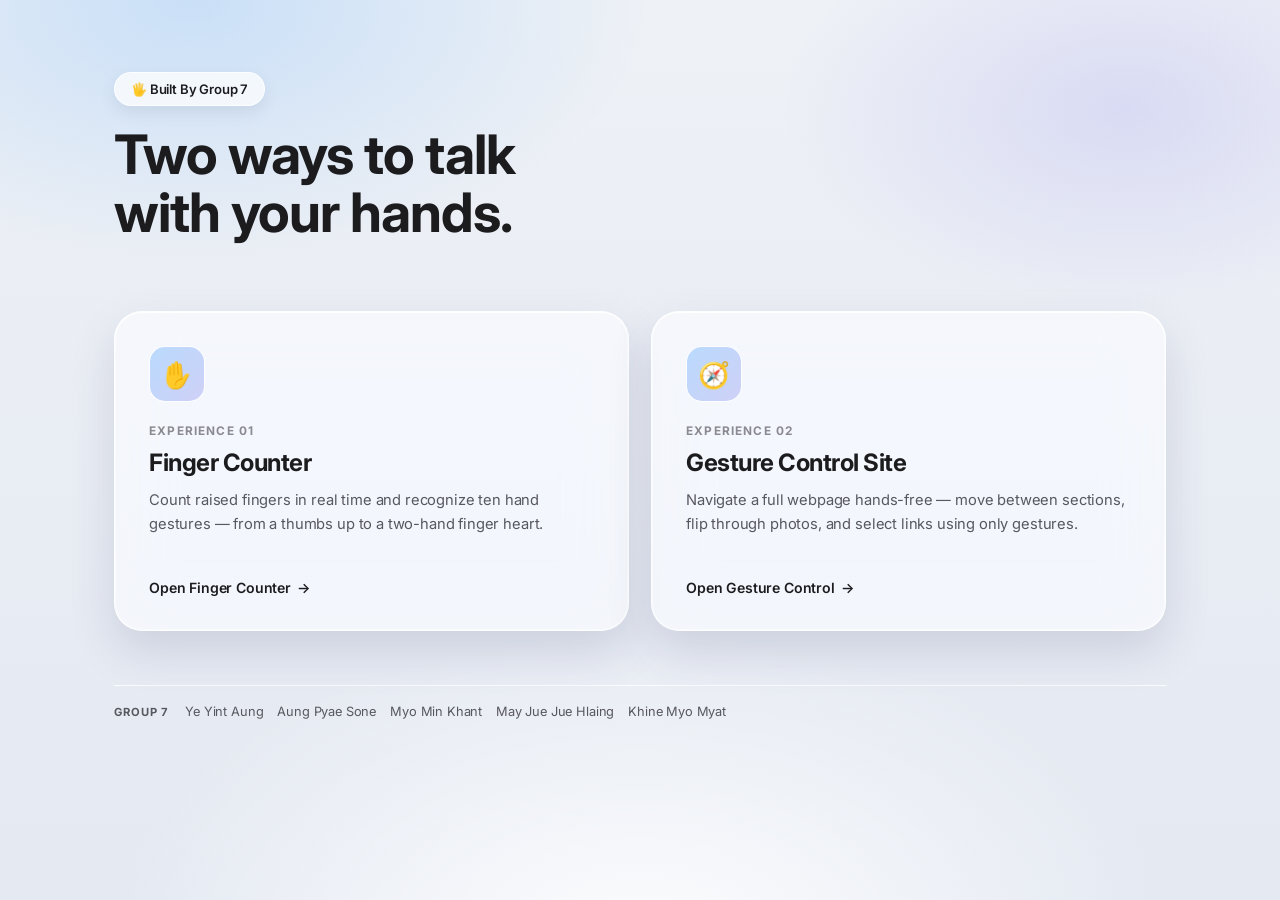
<file: g7finger/index.html>
<!DOCTYPE html>
<html lang="en">
<head>
<meta charset="UTF-8" />
<meta name="viewport" content="width=device-width, initial-scale=1.0" />
<title>Gesture Studio</title>
<link rel="preconnect" href="https://fonts.googleapis.com">
<link rel="preconnect" href="https://fonts.gstatic.com" crossorigin>
<link href="https://fonts.googleapis.com/css2?family=Inter:wght@400;500;590;700;800&display=swap" rel="stylesheet">
<link rel="stylesheet" href="shared.css" />
<link rel="stylesheet" href="hub.css" />
</head>
<body>
  <div class="glass-atmosphere"></div>

  <main class="hub-shell">
    <header class="hub-header">
      <span class="glass-pill">🖐️ Built By Group 7</span>
      <h1>Two ways to talk<br/>with your hands.</h1>
      <!-- <p class="hub-sub">
        Choose an experience. Both run entirely in your browser — your camera
        feed never leaves this device.
      </p> -->
    </header>

    <div class="tile-grid">
      <a href="counter/index.html" class="glass-panel tile" id="tileCounter">
        <div class="tile-icon-wrap">
          <span class="tile-icon">✋</span>
        </div>
        <span class="tile-eyebrow">Experience 01</span>
        <h2>Finger Counter</h2>
        <p class="tile-desc">
          Count raised fingers in real time and recognize ten hand gestures —
          from a thumbs up to a two-hand finger heart.
        </p>
        <span class="tile-cta">Open Finger Counter <span class="arrow">→</span></span>
      </a>

      <a href="control/index.html" class="glass-panel tile" id="tileControl">
        <div class="tile-icon-wrap">
          <span class="tile-icon">🧭</span>
        </div>
        <span class="tile-eyebrow">Experience 02</span>
        <h2>Gesture Control Site</h2>
        <p class="tile-desc">
          Navigate a full webpage hands-free — move between sections, flip
          through photos, and select links using only gestures.
        </p>
        <span class="tile-cta">Open Gesture Control <span class="arrow">→</span></span>
      </a>
    </div>

    <footer class="hub-footer">
      <span>Group 7</span>
      <div class="credit-row">
        <span>Ye Yint Aung</span>
        <span>Aung Pyae Sone</span>
        <span>Myo Min Khant</span>
        <span>May Jue Jue Hlaing</span>
        <span>Khine Myo Myat</span>
      </div>
    </footer>
  </main>
</body>
</html>
</file>
<file: g7finger/shared.css>
/* ============================================================
   Shared "Liquid Glass" design system — WHITE / light variant
   Apple-style frosted specular glass on a bright, airy base:
   soft daylight ambience, white translucent panels, layered
   blur + rim highlight + moving sheen, one blue->violet accent.
   ============================================================ */

:root {
  --bg-0: #eef1f6;
  --bg-1: #e4e9f2;
  --ink: #1c1c1e;
  --ink-dim: #58585f;
  --ink-faint: #8a8a90;

  --accent-1: #0a84ff;   /* Apple system blue */
  --accent-2: #5e5ce6;   /* Apple system indigo */
  --accent-mint: #248a3d; /* Apple system green, darkened for AA on white */
  --accent-warn: #d70015; /* Apple system red, darkened for AA on white */

  --glass-fill: rgba(255, 255, 255, 0.55);
  --glass-fill-strong: rgba(255, 255, 255, 0.72);
  --glass-border: rgba(255, 255, 255, 0.8);
  --glass-border-bright: rgba(255, 255, 255, 0.95);
  --glass-shadow: rgba(60, 70, 110, 0.16);

  --radius-lg: 28px;
  --radius-md: 20px;
  --radius-sm: 14px;

  --ease-glass: cubic-bezier(.22, 1, .36, 1);
}

* { box-sizing: border-box; }
html, body { margin: 0; padding: 0; }

body {
  font-family: 'Inter', -apple-system, BlinkMacSystemFont, sans-serif;
  background: var(--bg-0);
  color: var(--ink);
  -webkit-font-smoothing: antialiased;
  letter-spacing: -0.01em;
}

/* ---------- Ambient daylight background ----------
   Soft pastel pools of light on an off-white field — the way
   frosted glass panels sit in a bright, sunlit Apple keynote render. */
.glass-atmosphere {
  position: fixed;
  inset: 0;
  z-index: 0;
  pointer-events: none;
  background:
    radial-gradient(55% 45% at 15% 0%, rgba(10, 132, 255, 0.16), transparent 65%),
    radial-gradient(45% 38% at 88% 12%, rgba(94, 92, 230, 0.14), transparent 60%),
    radial-gradient(60% 50% at 50% 105%, rgba(255, 255, 255, 0.9), transparent 70%),
    linear-gradient(180deg, var(--bg-0), var(--bg-1));
}

/* ---------- Core glass surface ----------
   Three stacked layers create the "specular" read on white:
   1) bright translucent fill  2) crisp top-edge highlight (light
   catching the rim)  3) soft diffuse shadow for lift off the page. */
.glass-panel {
  position: relative;
  background: var(--glass-fill);
  border: 1px solid var(--glass-border);
  border-radius: var(--radius-lg);
  backdrop-filter: blur(28px) saturate(180%);
  -webkit-backdrop-filter: blur(28px) saturate(180%);
  box-shadow:
    inset 0 1px 0 rgba(255, 255, 255, 0.9),
    inset 0 0 0 1px rgba(255, 255, 255, 0.4),
    0 20px 45px var(--glass-shadow);
}

/* Moving specular sheen — a bright band that drifts across the glass,
   the way a curved acrylic surface catches daylight as you move past it. */
.glass-panel::before {
  content: "";
  position: absolute;
  inset: 0;
  border-radius: inherit;
  background: linear-gradient(
    115deg,
    transparent 30%,
    rgba(255, 255, 255, 0.35) 45%,
    rgba(255, 255, 255, 0.55) 50%,
    rgba(255, 255, 255, 0.35) 55%,
    transparent 70%
  );
  background-size: 250% 250%;
  background-position: 100% 0%;
  opacity: 0;
  transition: opacity .4s ease;
  pointer-events: none;
}
.glass-panel.sheen-active::before,
.glass-panel:hover::before {
  opacity: 1;
  animation: sheenDrift 2.6s var(--ease-glass);
}
@keyframes sheenDrift {
  from { background-position: 130% 0%; }
  to   { background-position: -30% 100%; }
}
@media (prefers-reduced-motion: reduce) {
  .glass-panel::before { display: none; }
}

.glass-pill {
  display: inline-flex;
  align-items: center;
  gap: 8px;
  background: var(--glass-fill-strong);
  border: 1px solid var(--glass-border);
  border-radius: 999px;
  padding: 8px 16px;
  font-size: .82rem;
  font-weight: 590;
  color: var(--ink);
  backdrop-filter: blur(20px);
  box-shadow: 0 6px 16px rgba(60, 70, 110, 0.1);
}

/* ---------- Buttons ---------- */
button {
  font-family: inherit;
  cursor: pointer;
  border: none;
  transition: transform .18s var(--ease-glass), opacity .18s ease, box-shadow .18s ease;
}
button:disabled { cursor: not-allowed; opacity: .4; }
button:active:not(:disabled) { transform: scale(0.97); }
button:focus-visible {
  outline: 2px solid var(--accent-1);
  outline-offset: 2px;
}

.btn-glass-primary {
  color: #fff;
  background: linear-gradient(135deg, var(--accent-1), var(--accent-2));
  border-radius: var(--radius-sm);
  padding: 13px 22px;
  font-size: .95rem;
  font-weight: 590;
  box-shadow: 0 14px 28px rgba(10, 132, 255, 0.3), inset 0 1px 0 rgba(255,255,255,0.4);
}
.btn-glass-primary:hover:not(:disabled) { transform: translateY(-1px); }

.btn-glass-ghost {
  color: var(--ink);
  background: var(--glass-fill-strong);
  border: 1px solid var(--glass-border);
  border-radius: var(--radius-sm);
  padding: 13px 22px;
  font-size: .95rem;
  font-weight: 590;
  backdrop-filter: blur(20px);
  box-shadow: 0 6px 16px rgba(60, 70, 110, 0.08);
}
.btn-glass-ghost:hover:not(:disabled) { background: #ffffff; }

/* ---------- Typography scale ---------- */
h1, h2, h3 { margin: 0; font-weight: 700; letter-spacing: -0.02em; color: var(--ink); }
p { margin: 0; }

/* ---------- Focus ring for gesture cursor (used by control page) ---------- */
.gesture-focused {
  box-shadow: 0 0 0 2px var(--accent-1), 0 0 26px rgba(10, 132, 255, 0.35) !important;
}
.gesture-clicked { animation: gestureClick .32s var(--ease-glass); }
@keyframes gestureClick {
  0% { transform: scale(0.96); }
  55% { transform: scale(1.03); }
  100% { transform: scale(1); }
}

::selection { background: rgba(10, 132, 255, 0.25); }

/* Scrollbar, quiet */
::-webkit-scrollbar { width: 10px; }
::-webkit-scrollbar-thumb { background: rgba(20, 20, 30, 0.15); border-radius: 8px; }
::-webkit-scrollbar-track { background: transparent; }
</file>
<file: g7finger/hub.css>
.hub-shell {
  position: relative;
  z-index: 1;
  min-height: 100vh;
  max-width: 1100px;
  margin: 0 auto;
  padding: 8vh 24px 6vh;
  display: flex;
  flex-direction: column;
  gap: 6vh;
}

.hub-header { max-width: 640px; }
.hub-header h1 {
  font-size: clamp(2.2rem, 5vw, 3.4rem);
  line-height: 1.06;
  margin: 20px 0 16px;
}
.hub-sub {
  color: var(--ink-dim);
  font-size: 1.05rem;
  line-height: 1.6;
  max-width: 52ch;
}

.tile-grid {
  display: grid;
  grid-template-columns: 1fr 1fr;
  gap: 22px;
}

.tile {
  display: flex;
  flex-direction: column;
  padding: 34px;
  text-decoration: none;
  color: var(--ink);
  min-height: 320px;
  overflow: hidden;
  transition: transform .28s var(--ease-glass), border-color .28s ease;
}
.tile:hover {
  transform: translateY(-4px);
  border-color: var(--glass-border-bright);
}

.tile-icon-wrap {
  width: 56px; height: 56px;
  border-radius: 16px;
  display: flex; align-items: center; justify-content: center;
  background: linear-gradient(135deg, rgba(10,132,255,0.25), rgba(94,92,230,0.25));
  border: 1px solid var(--glass-border-bright);
  margin-bottom: 22px;
}
.tile-icon { font-size: 1.6rem; }

.tile-eyebrow {
  font-size: .74rem; font-weight: 700; letter-spacing: .1em; text-transform: uppercase;
  color: var(--ink-faint);
  margin-bottom: 10px;
}

.tile h2 { font-size: 1.5rem; margin-bottom: 12px; }
.tile-desc {
  color: var(--ink-dim);
  font-size: .92rem;
  line-height: 1.6;
  flex: 1;
}

.tile-cta {
  display: inline-flex; align-items: center; gap: 6px;
  font-size: .88rem; font-weight: 590;
  color: var(--ink);
  margin-top: 18px;
}
.tile .arrow { transition: transform .22s var(--ease-glass); }
.tile:hover .arrow { transform: translateX(4px); }

.hub-footer {
  display: flex; align-items: center; gap: 16px; flex-wrap: wrap;
  padding-top: 18px;
  border-top: 1px solid var(--glass-border);
  font-size: .8rem; color: var(--ink-faint);
}
.hub-footer > span:first-child {
  font-weight: 700; text-transform: uppercase; letter-spacing: .08em; color: var(--ink-dim);
  font-size: .7rem;
}
.credit-row { display: flex; gap: 14px; flex-wrap: wrap; }
.credit-row span {
  color: var(--ink-dim);
}

@media (max-width: 760px) {
  .tile-grid { grid-template-columns: 1fr; }
  .hub-shell { padding: 6vh 20px 5vh; gap: 5vh; }
}
</file>
